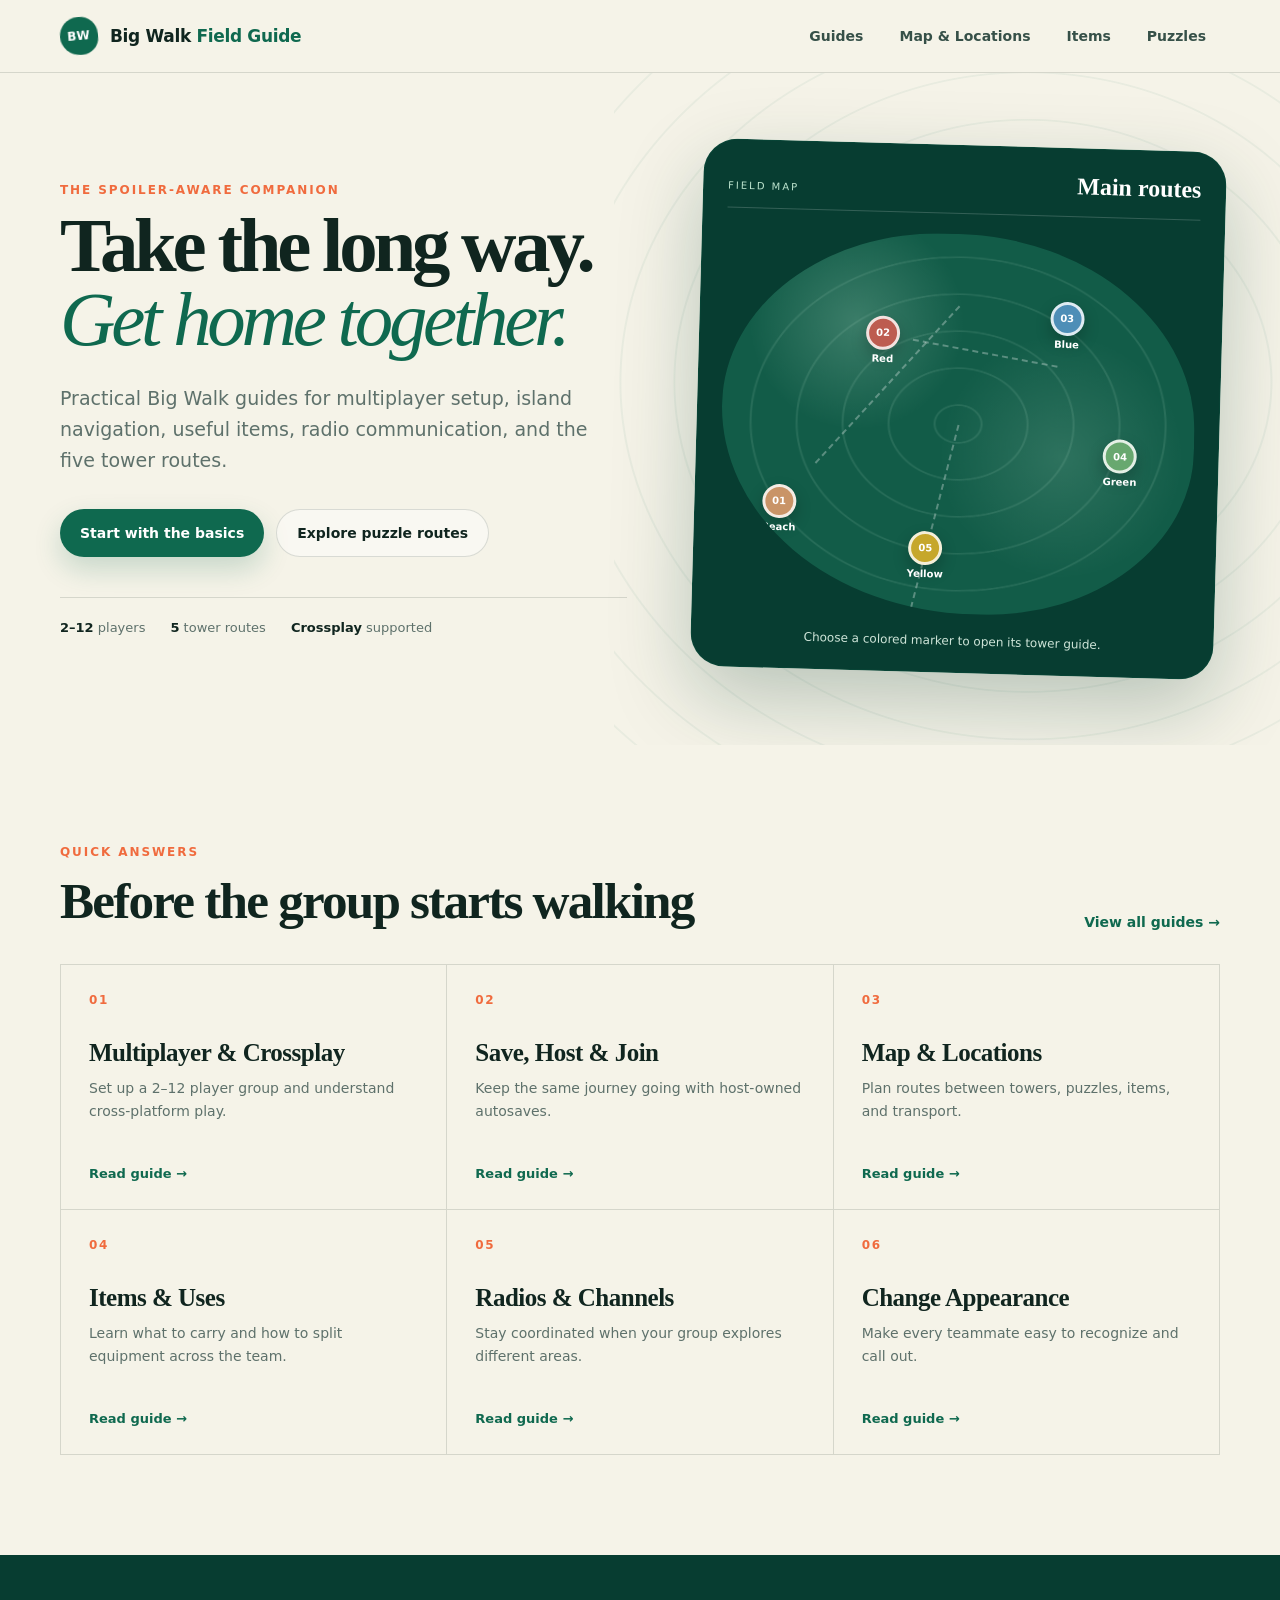
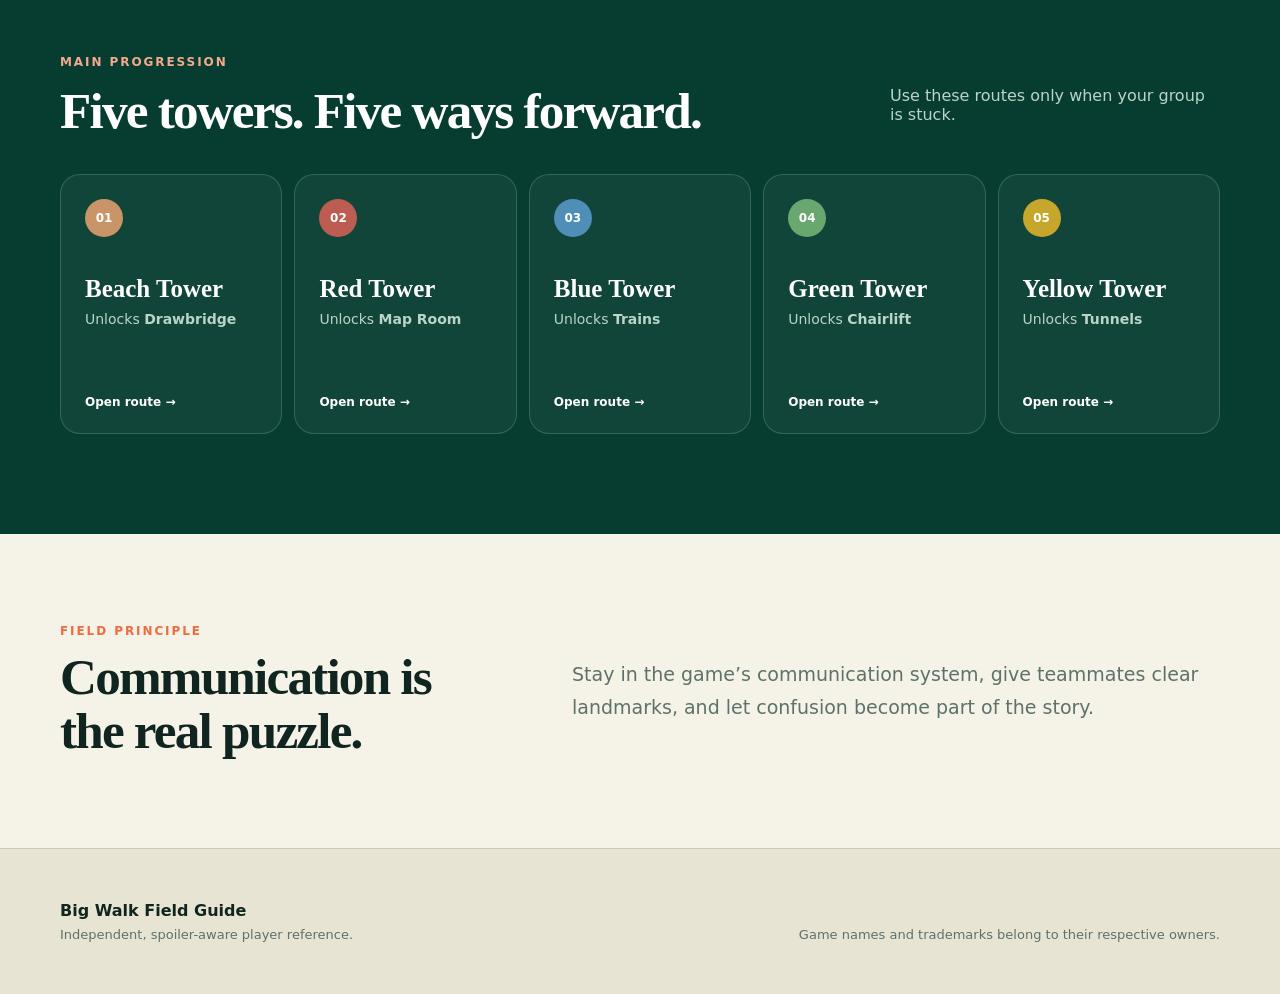
<file: index.html>
<!doctype html>
<html lang="en">
<head>
  <meta charset="utf-8">
  <meta name="viewport" content="width=device-width,initial-scale=1">
  <meta name="description" content="A practical, spoiler-aware guide to Big Walk multiplayer, maps, items, radios, puzzles, and tower routes.">
  <meta property="og:title" content="Big Walk Field Guide">
  <meta property="og:description" content="Take the long way. Get home together.">
  <meta property="og:image" content="og.jpg">
  <meta name="twitter:card" content="summary_large_image">
  <title>Big Walk Field Guide</title>
  <link rel="stylesheet" href="styles.css">
</head>
<body>
  <div id="app"></div>
  <script src="app.js"></script>
</body>
</html>
</file>
<file: styles.css>
:root {
  --ink: #10251f;
  --muted: #5e716b;
  --paper: #f5f3e8;
  --paper-deep: #e8e4d3;
  --green: #0f694f;
  --green-dark: #073d31;
  --mint: #bde5cf;
  --orange: #f06b3e;
  --line: rgba(16, 37, 31, 0.14);
}

* { box-sizing: border-box; }
html { scroll-behavior: smooth; }
body { margin: 0; overflow-x: hidden; background: var(--paper); color: var(--ink); font-family: Inter, ui-sans-serif, system-ui, -apple-system, BlinkMacSystemFont, "Segoe UI", sans-serif; }
a { color: inherit; text-decoration: none; }
.shell { width: min(1160px, calc(100% - 40px)); margin-inline: auto; }
.eyebrow { margin: 0 0 12px; color: var(--orange); font-size: 12px; font-weight: 800; letter-spacing: .16em; }

.site-header { position: sticky; top: 0; z-index: 30; border-bottom: 1px solid var(--line); background: rgba(245, 243, 232, .94); backdrop-filter: blur(16px); }
.header-inner { min-height: 72px; display: flex; align-items: center; justify-content: space-between; gap: 24px; }
.brand { display: flex; align-items: center; gap: 12px; font-size: 17px; font-weight: 800; letter-spacing: -.02em; }
.brand b { color: var(--green); }
.brand-mark { width: 38px; height: 38px; display: grid; place-items: center; border-radius: 50% 48% 45% 52%; background: var(--green); color: white; font-size: 12px; letter-spacing: .08em; transform: rotate(-5deg); }
.desktop-nav { display: flex; align-items: center; gap: 8px; }
.desktop-nav a { padding: 10px 14px; border-radius: 999px; color: #365048; font-size: 14px; font-weight: 700; }
.desktop-nav a:hover { background: var(--paper-deep); color: var(--green); }
.mobile-menu { display: none; position: relative; }
.mobile-menu summary { cursor: pointer; font-weight: 800; }
.mobile-menu nav { position: absolute; top: 38px; right: 0; width: 220px; padding: 12px; display: grid; gap: 4px; border: 1px solid var(--line); border-radius: 16px; background: var(--paper); box-shadow: 0 18px 50px rgba(16,37,31,.14); }
.mobile-menu a { padding: 11px; border-radius: 10px; font-weight: 700; }

.home-hero { position: relative; overflow: hidden; background: var(--paper); }
.home-hero::before { content: ""; position: absolute; inset: 0 0 auto 48%; height: 100%; opacity: .5; background: repeating-radial-gradient(ellipse at 62% 46%, transparent 0 27px, rgba(15,105,79,.11) 28px 29px, transparent 30px 54px); }
.hero-grid { min-height: 650px; padding-block: 72px; display: grid; grid-template-columns: 1.04fr .96fr; align-items: center; gap: 70px; }
.hero-copy { position: relative; z-index: 2; }
.hero-copy h1 { max-width: 760px; margin: 0; font-family: Georgia, "Times New Roman", serif; font-size: clamp(54px, 6vw, 86px); line-height: .96; letter-spacing: -.055em; font-weight: 700; }
.hero-copy h1 em { color: var(--green); font-weight: 400; }
.lede { max-width: 680px; margin: 26px 0 0; color: var(--muted); font-size: 19px; line-height: 1.65; }
.hero-actions { display: flex; gap: 12px; flex-wrap: wrap; margin-top: 32px; }
.button { display: inline-flex; align-items: center; justify-content: center; min-height: 48px; padding: 0 20px; border-radius: 999px; font-weight: 800; font-size: 14px; }
.button.primary { background: var(--green); color: white; box-shadow: 0 12px 28px rgba(15,105,79,.2); }
.button.secondary { border: 1px solid var(--line); background: rgba(255,255,255,.42); }
.fact-row { margin-top: 40px; padding-top: 22px; border-top: 1px solid var(--line); display: flex; gap: 25px; flex-wrap: wrap; color: var(--muted); font-size: 13px; }
.fact-row b { color: var(--ink); }

.island-card { position: relative; z-index: 2; padding: 24px; border: 1px solid rgba(15,105,79,.2); border-radius: 34px; background: var(--green-dark); color: white; box-shadow: 0 30px 80px rgba(7,61,49,.25); transform: rotate(1.6deg); }
.island-title { display: flex; justify-content: space-between; align-items: end; padding-bottom: 16px; border-bottom: 1px solid rgba(255,255,255,.18); }
.island-title span { font-size: 10px; letter-spacing: .2em; color: var(--mint); }
.island-title b { font-family: Georgia, serif; font-size: 24px; }
.island-shape { position: relative; min-height: 380px; margin: 20px 0; border-radius: 47% 52% 45% 55%; background: radial-gradient(circle at 28% 24%, rgba(189,229,207,.24), transparent 24%), radial-gradient(circle at 72% 58%, rgba(189,229,207,.16), transparent 30%), repeating-radial-gradient(ellipse at 50% 50%, transparent 0 22px, rgba(189,229,207,.12) 23px 24px, transparent 25px 46px), #125c48; overflow: hidden; }
.island-card > p { margin: 0; color: #cfe5d9; font-size: 12px; text-align: center; }
.map-pin { position: absolute; z-index: 3; display: grid; justify-items: center; gap: 3px; color: white; font-size: 10px; font-weight: 800; }
.map-pin span { width: 34px; height: 34px; display: grid; place-items: center; border: 3px solid rgba(255,255,255,.82); border-radius: 50%; background: var(--orange); box-shadow: 0 7px 16px rgba(0,0,0,.22); }
.map-pin.blué span, .map-pin.blue span { background: #4e8eb7; }.map-pin.green span { background: #68a86f; }.map-pin.red span { background: #bd5c50; }.map-pin.yellow span { background: #c6a72b; }.map-pin.sand span { background: #c99467; }
.pin-1 { left: 9%; top: 67%; }.pin-2 { left: 30%; top: 22%; }.pin-3 { right: 24%; top: 17%; }.pin-4 { right: 12%; top: 53%; }.pin-5 { left: 40%; bottom: 9%; }
.trail { position: absolute; height: 2px; border-top: 2px dashed rgba(255,255,255,.3); transform-origin: left; }.trail-a { width: 45%; left: 20%; top: 61%; transform: rotate(-49deg); }.trail-b { width: 31%; left: 40%; top: 28%; transform: rotate(9deg); }.trail-c { width: 40%; right: 10%; top: 50%; transform: rotate(103deg); }

.quick-section { padding-block: 100px; }
.section-heading { display: flex; align-items: end; justify-content: space-between; gap: 30px; margin-bottom: 34px; }
.section-heading h2 { max-width: 700px; margin: 0; font-family: Georgia, serif; font-size: clamp(36px, 4vw, 52px); letter-spacing: -.035em; }
.section-heading > a { color: var(--green); font-size: 14px; font-weight: 800; }
.quick-grid { display: grid; grid-template-columns: repeat(3, 1fr); border-top: 1px solid var(--line); border-left: 1px solid var(--line); }
.quick-card { min-height: 245px; padding: 28px; display: flex; flex-direction: column; border-right: 1px solid var(--line); border-bottom: 1px solid var(--line); transition: background .2s, transform .2s; }
.quick-card:hover { background: rgba(255,255,255,.42); transform: translateY(-3px); }
.card-num { color: var(--orange); font-size: 12px; font-weight: 800; letter-spacing: .14em; }
.quick-card h3 { margin: 32px 0 10px; font-family: Georgia, serif; font-size: 25px; letter-spacing: -.02em; }
.quick-card p { margin: 0; color: var(--muted); font-size: 14px; line-height: 1.65; }
.card-link { margin-top: auto; padding-top: 24px; color: var(--green); font-size: 13px; font-weight: 800; }

.routes-section { padding-block: 100px; background: var(--green-dark); color: white; }
.section-heading.light .eyebrow { color: #f4a98d; }.section-heading.light > p { max-width: 330px; color: #b9d4c8; }
.route-grid { display: grid; grid-template-columns: repeat(5, 1fr); gap: 12px; }
.route-card { min-height: 260px; padding: 24px; display: flex; flex-direction: column; border: 1px solid rgba(255,255,255,.16); border-radius: 20px; background: rgba(255,255,255,.045); transition: transform .2s, background .2s; }
.route-card:hover { transform: translateY(-5px); background: rgba(255,255,255,.09); }
.route-card > span { width: 38px; height: 38px; display: grid; place-items: center; border-radius: 50%; background: var(--orange); font-size: 12px; font-weight: 800; }.route-card.blue > span { background: #4e8eb7; }.route-card.green > span { background: #68a86f; }.route-card.red > span { background: #bd5c50; }.route-card.yellow > span { background: #c6a72b; }.route-card.sand > span { background: #c99467; }
.route-card h3 { margin: 38px 0 8px; font-family: Georgia, serif; font-size: 25px; }.route-card p { margin: 0; color: #b9d4c8; font-size: 14px; }.route-card > b { margin-top: auto; color: white; font-size: 12px; }
.principle-section { padding-block: 90px; display: grid; grid-template-columns: .8fr 1.2fr; gap: 80px; align-items: center; }.principle-copy h2 { margin: 0; font-family: Georgia, serif; font-size: clamp(38px, 4vw, 56px); line-height: 1.05; letter-spacing: -.035em; }.principle-section > p { margin: 0; color: var(--muted); font-size: 19px; line-height: 1.75; }

.article-hero { position: relative; overflow: hidden; padding: 92px 0 72px; background: var(--green-dark); color: white; }
.article-hero::after { content: ""; position: absolute; inset: -70% -10% -70% 48%; opacity: .4; background: repeating-radial-gradient(ellipse at center, transparent 0 34px, rgba(189,229,207,.18) 35px 36px, transparent 37px 69px); transform: rotate(-12deg); }
.article-hero-inner { position: relative; z-index: 2; display: grid; grid-template-columns: 1fr 220px; align-items: center; gap: 60px; }
.article-hero h1 { max-width: 820px; margin: 0; font-family: Georgia, serif; font-size: clamp(46px, 6vw, 76px); line-height: 1; letter-spacing: -.05em; }.article-hero .lede { max-width: 760px; color: #c7ded4; }
.route-orbit { position: relative; width: 190px; height: 190px; border: 1px solid rgba(255,255,255,.26); border-radius: 50%; }.route-orbit::before,.route-orbit::after { content: ""; position: absolute; inset: 24px; border: 1px solid rgba(255,255,255,.18); border-radius: 45% 55% 48% 52%; transform: rotate(28deg); }.route-orbit::after { inset: 52px; transform: rotate(-18deg); }.route-orbit span { position: absolute; color: var(--orange); font-size: 14px; }.route-orbit span:nth-child(1){left:22px;top:35px}.route-orbit span:nth-child(2){right:27px;top:73px}.route-orbit span:nth-child(3){left:77px;bottom:15px}
.article-layout { padding-block: 74px 110px; display: grid; grid-template-columns: minmax(0, 1fr) 310px; gap: 80px; align-items: start; }
.quick-answer { padding: 26px 28px; border-left: 4px solid var(--orange); background: rgba(255,255,255,.45); }.quick-answer p:last-child { margin: 0; font-family: Georgia, serif; font-size: 23px; line-height: 1.55; }
.content-section { padding: 44px 0; border-bottom: 1px solid var(--line); }.content-section h2 { margin: 0 0 16px; font-family: Georgia, serif; font-size: 34px; letter-spacing: -.025em; }.content-section p,.content-section li { color: var(--muted); font-size: 17px; line-height: 1.75; }.content-section ul { display: grid; grid-template-columns: repeat(2, 1fr); gap: 10px 28px; padding-left: 20px; }
.source-note { margin-top: 44px; padding: 22px; border: 1px solid var(--line); border-radius: 16px; }.source-note strong { color: var(--green); }.source-note p { margin: 8px 0 0; color: var(--muted); font-size: 13px; line-height: 1.65; }
.related-panel { position: sticky; top: 110px; padding: 26px; border: 1px solid var(--line); border-radius: 22px; background: rgba(255,255,255,.35); }.related-panel h2 { margin: 0 0 18px; font-family: Georgia, serif; font-size: 28px; }.related-links { display: grid; }.related-links a { padding: 15px 0; display: flex; justify-content: space-between; gap: 10px; border-bottom: 1px solid var(--line); font-size: 14px; font-weight: 700; }.related-links span { color: var(--orange); }.all-guides { display: inline-block; margin-top: 22px; color: var(--green); font-size: 13px; font-weight: 800; }
.not-found { min-height: 70vh; padding-block: 140px; text-align: center; }.not-found h1 { margin: 0; font-family: Georgia, serif; font-size: 68px; }.not-found p:not(.eyebrow) { color: var(--muted); margin-bottom: 30px; }

.site-footer { padding: 48px 0; border-top: 1px solid var(--line); background: var(--paper-deep); }.footer-inner { display: flex; justify-content: space-between; gap: 30px; align-items: end; }.footer-inner p { margin: 0; color: var(--muted); font-size: 13px; line-height: 1.7; }.footer-inner strong { color: var(--ink); font-size: 16px; }.footer-note { text-align: right; }

@media (max-width: 960px) {
  .hero-grid { grid-template-columns: 1fr; gap: 45px; }.island-card { width: min(600px, 100%); margin-inline: auto; }.quick-grid { grid-template-columns: repeat(2, 1fr); }.route-grid { grid-template-columns: repeat(2, 1fr); }.route-card:last-child { grid-column: span 2; min-height: 190px; }.article-layout { grid-template-columns: 1fr; gap: 42px; }.related-panel { position: static; }.article-hero-inner { grid-template-columns: 1fr 150px; }.route-orbit { width: 140px; height: 140px; }.principle-section { grid-template-columns: 1fr; gap: 30px; }
}

@media (max-width: 700px) {
  .shell { width: calc(100% - 28px); }.desktop-nav { display: none; }.mobile-menu { display: block; }.hero-grid,.hero-copy,.island-card { min-width: 0; max-width: 100%; }.hero-grid { min-height: auto; padding-block: 58px; }.hero-copy h1 { max-width: 100%; overflow-wrap: anywhere; font-size: clamp(44px, 13vw, 54px); }.lede { max-width: 100%; font-size: 17px; }.hero-actions { flex-direction: column; }.hero-actions .button { width: 100%; }.fact-row { gap: 12px 20px; }.island-card { width: 100%; padding: 18px; border-radius: 24px; transform: none; }.island-shape { min-height: 330px; }.quick-section,.routes-section { padding-block: 70px; }.section-heading { align-items: start; flex-direction: column; gap: 16px; }.quick-grid { grid-template-columns: 1fr; }.quick-card { min-height: 220px; }.route-grid { grid-template-columns: 1fr; }.route-card,.route-card:last-child { grid-column: auto; min-height: 210px; }.principle-section { padding-block: 70px; }.article-hero { padding-block: 64px 52px; }.article-hero-inner { grid-template-columns: 1fr; }.route-orbit { display: none; }.article-layout { padding-block: 46px 80px; }.content-section ul { grid-template-columns: 1fr; }.footer-inner { align-items: start; flex-direction: column; }.footer-note { text-align: left; }
}
</file>
